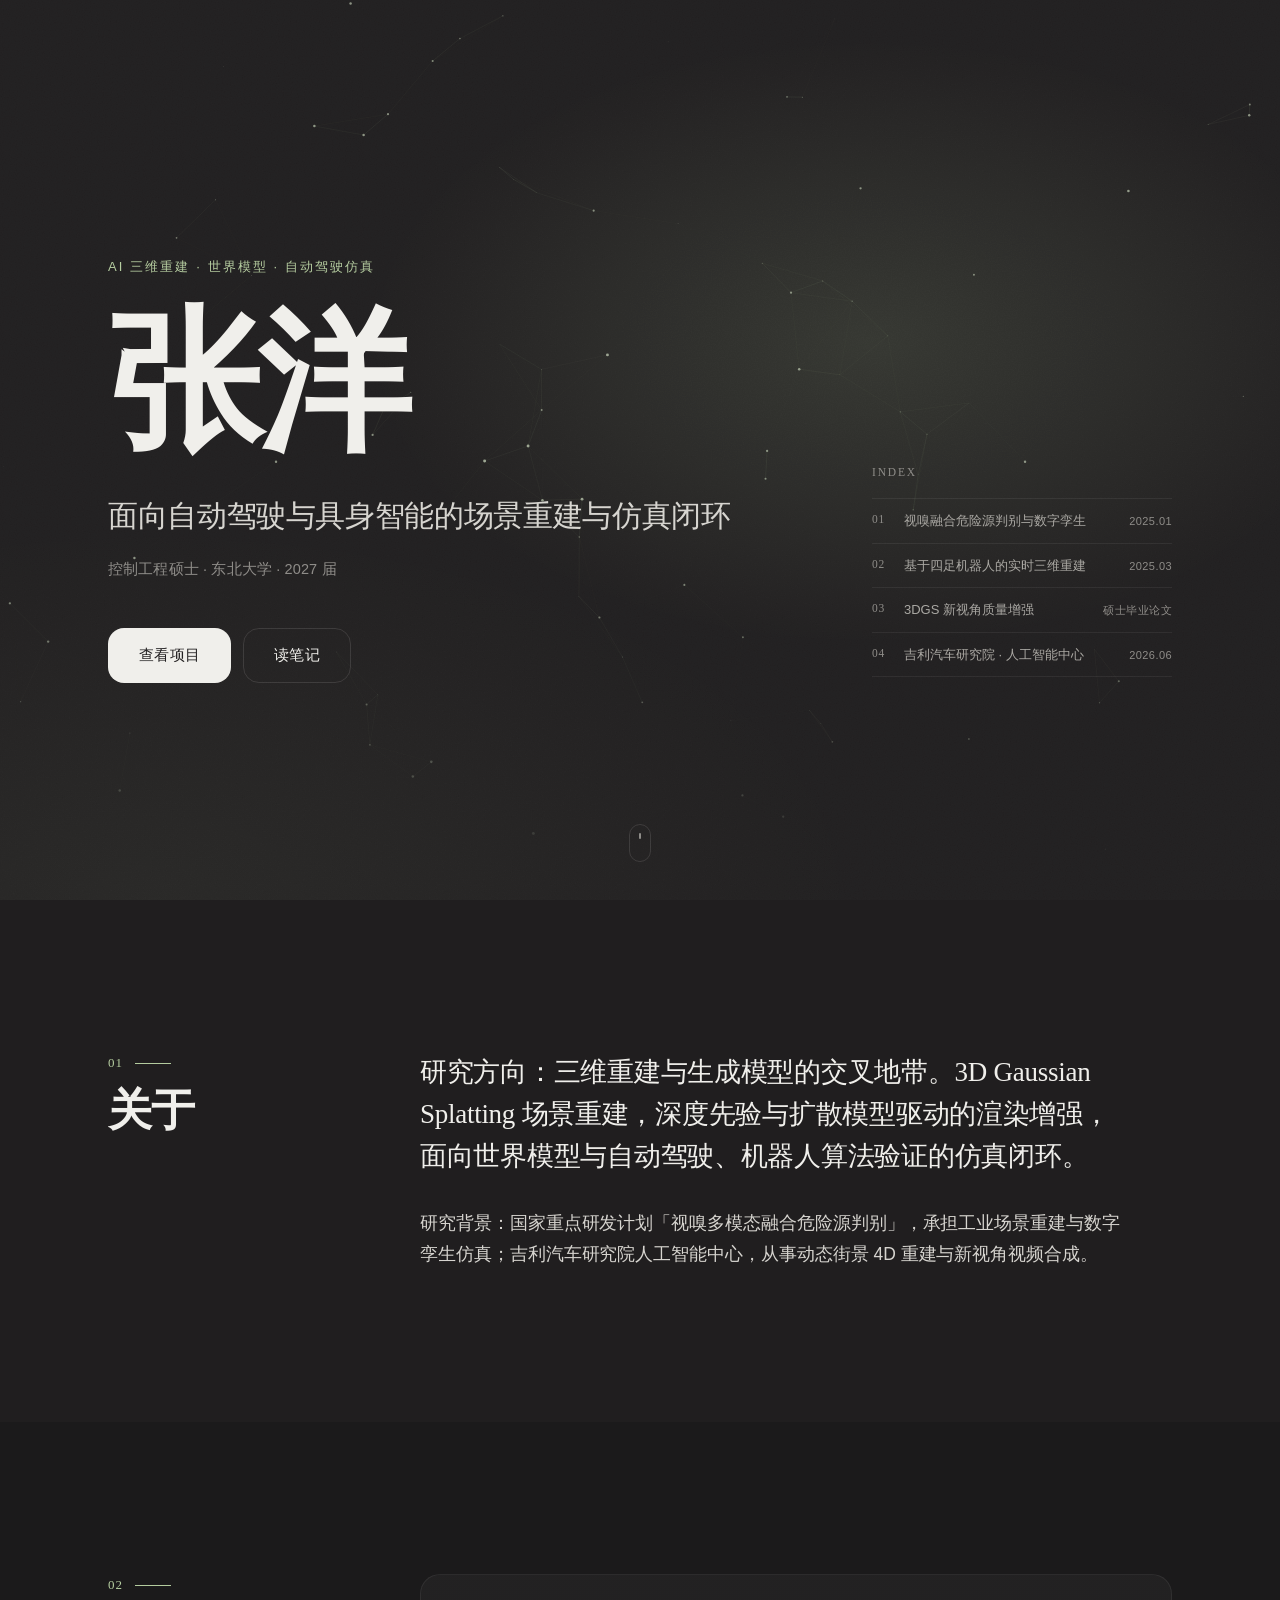
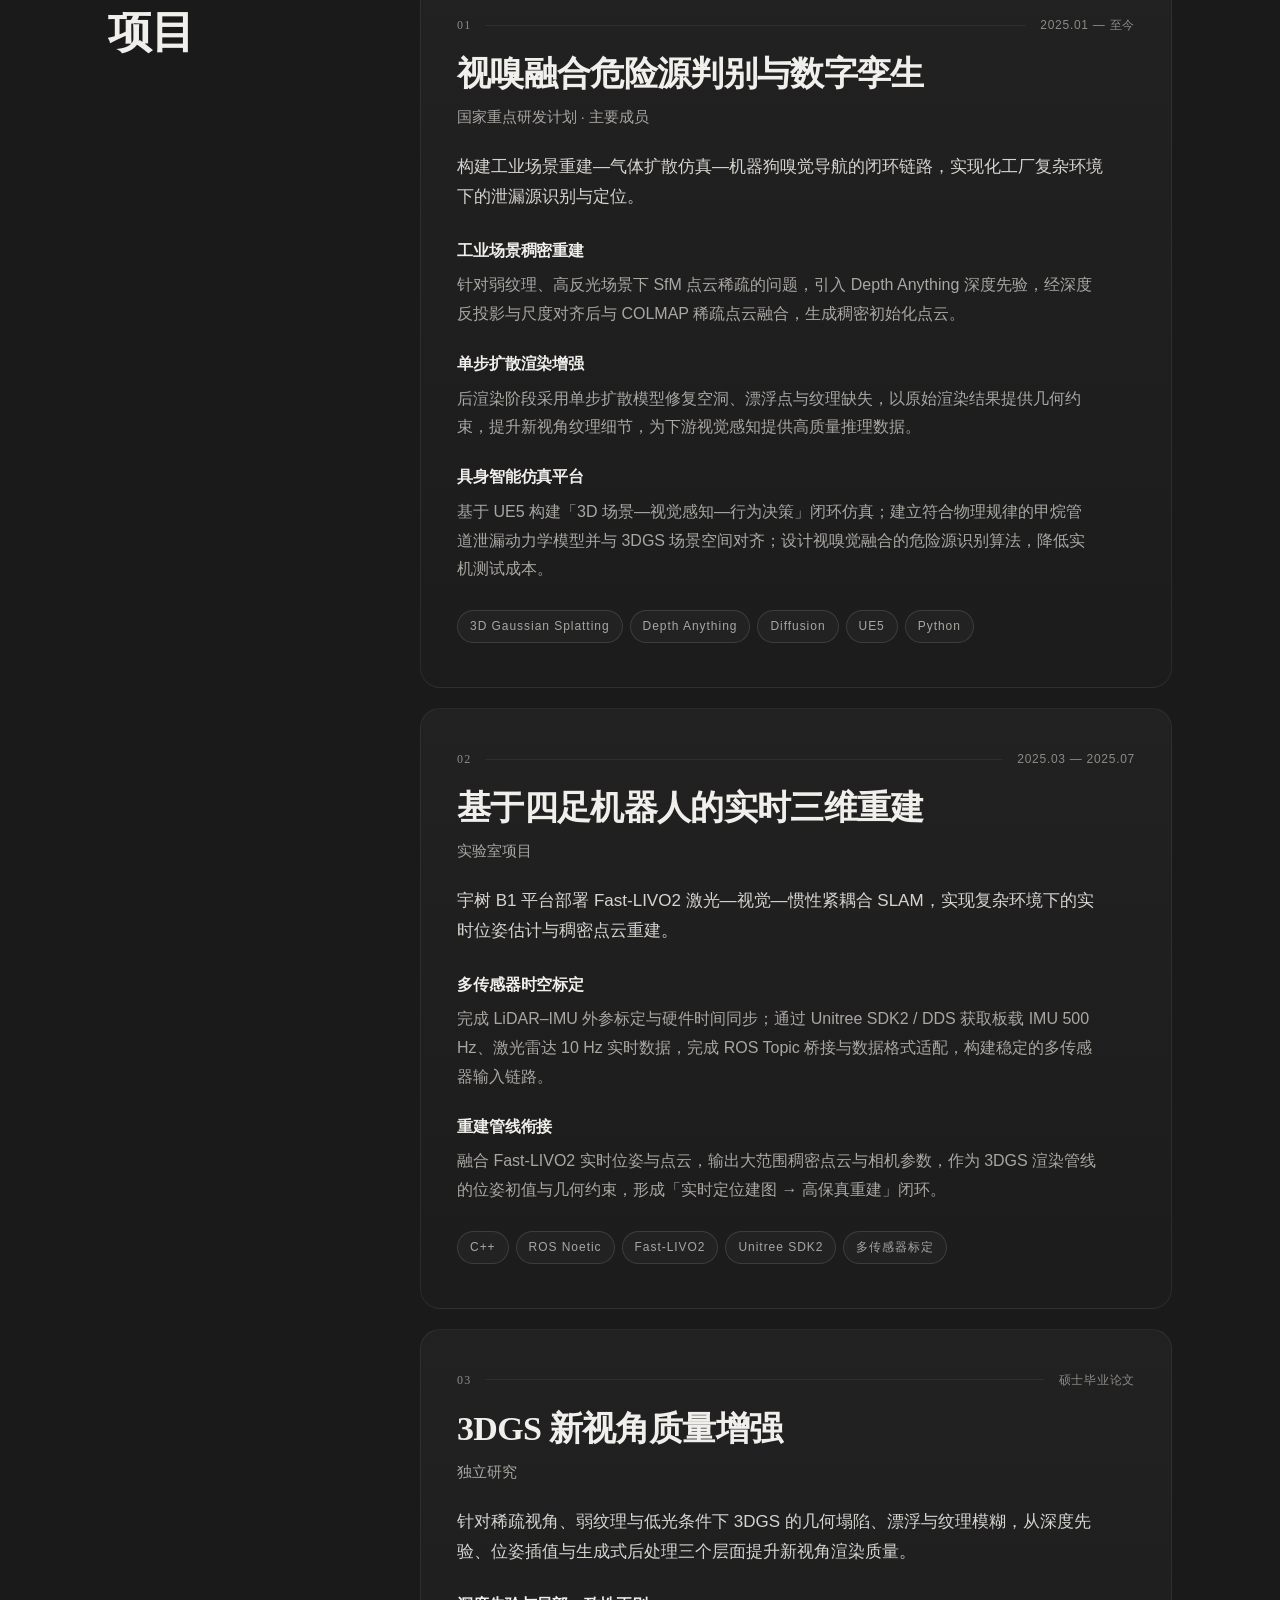
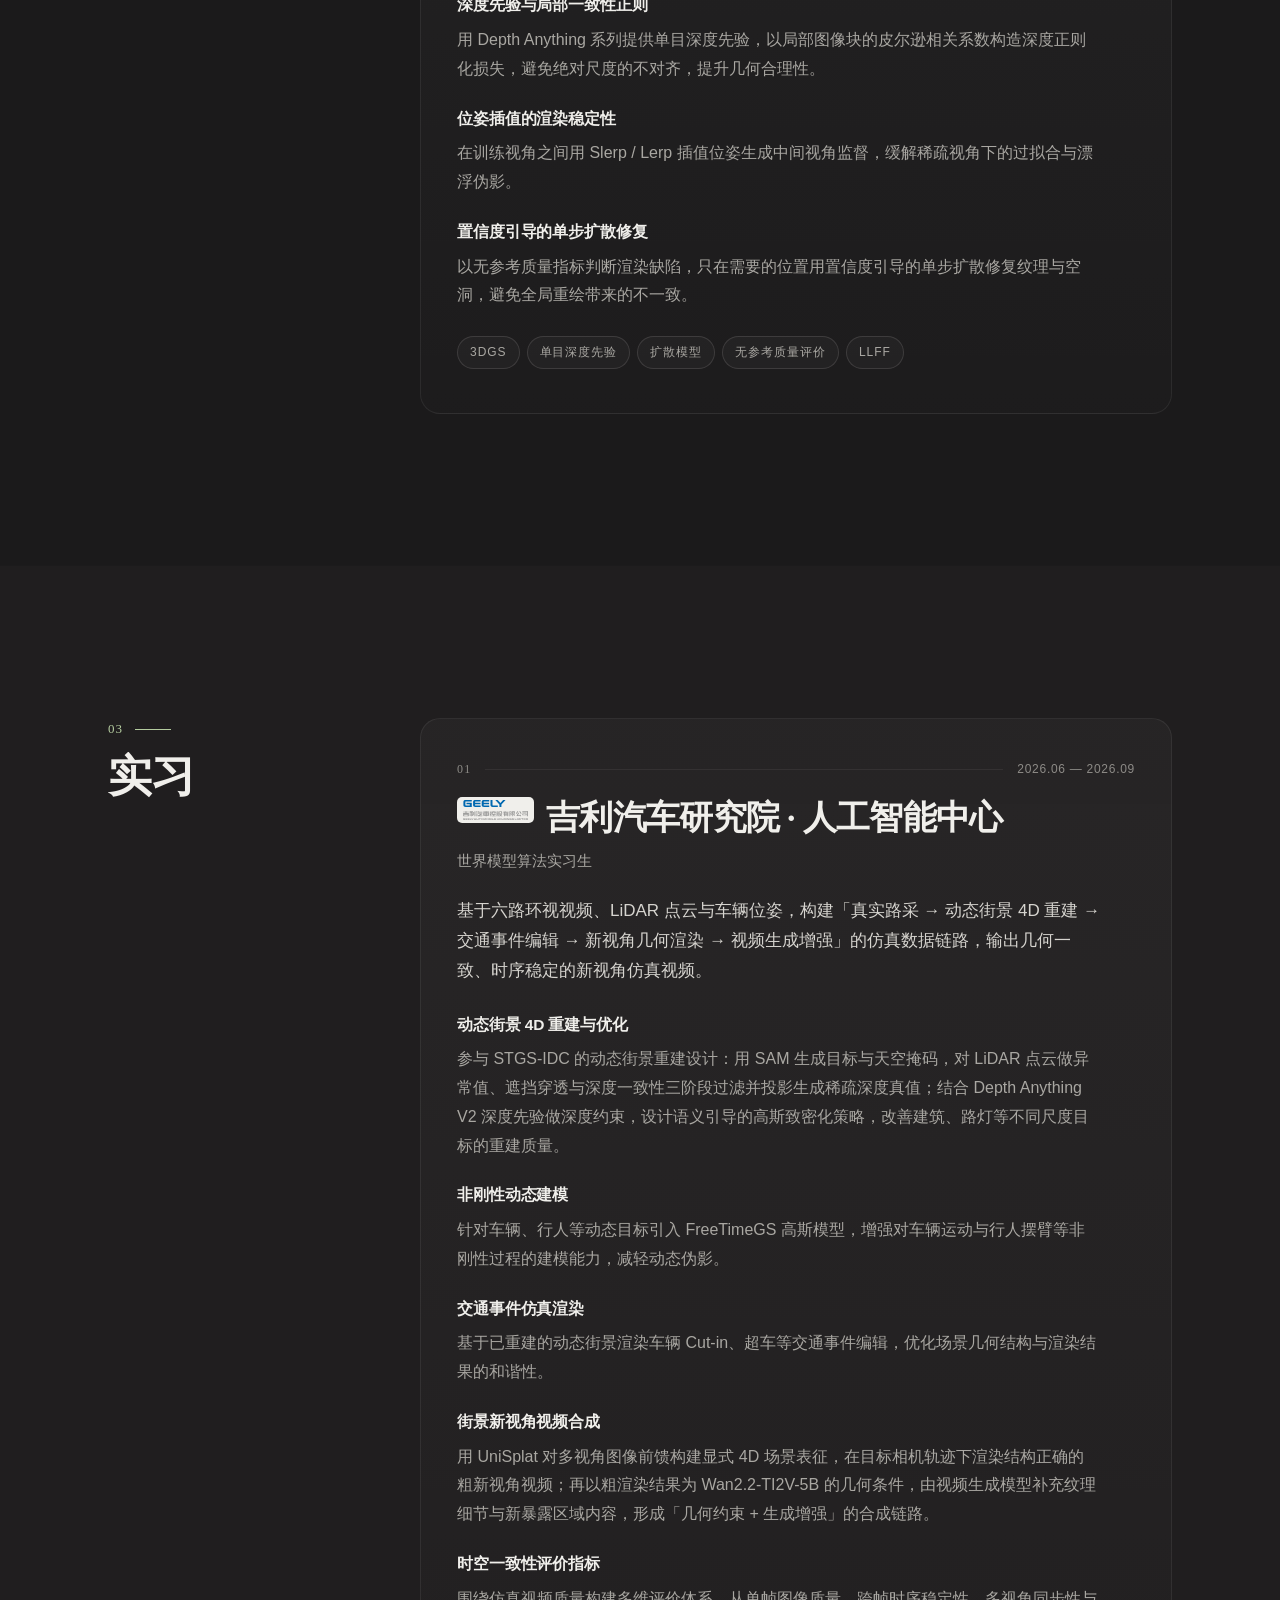
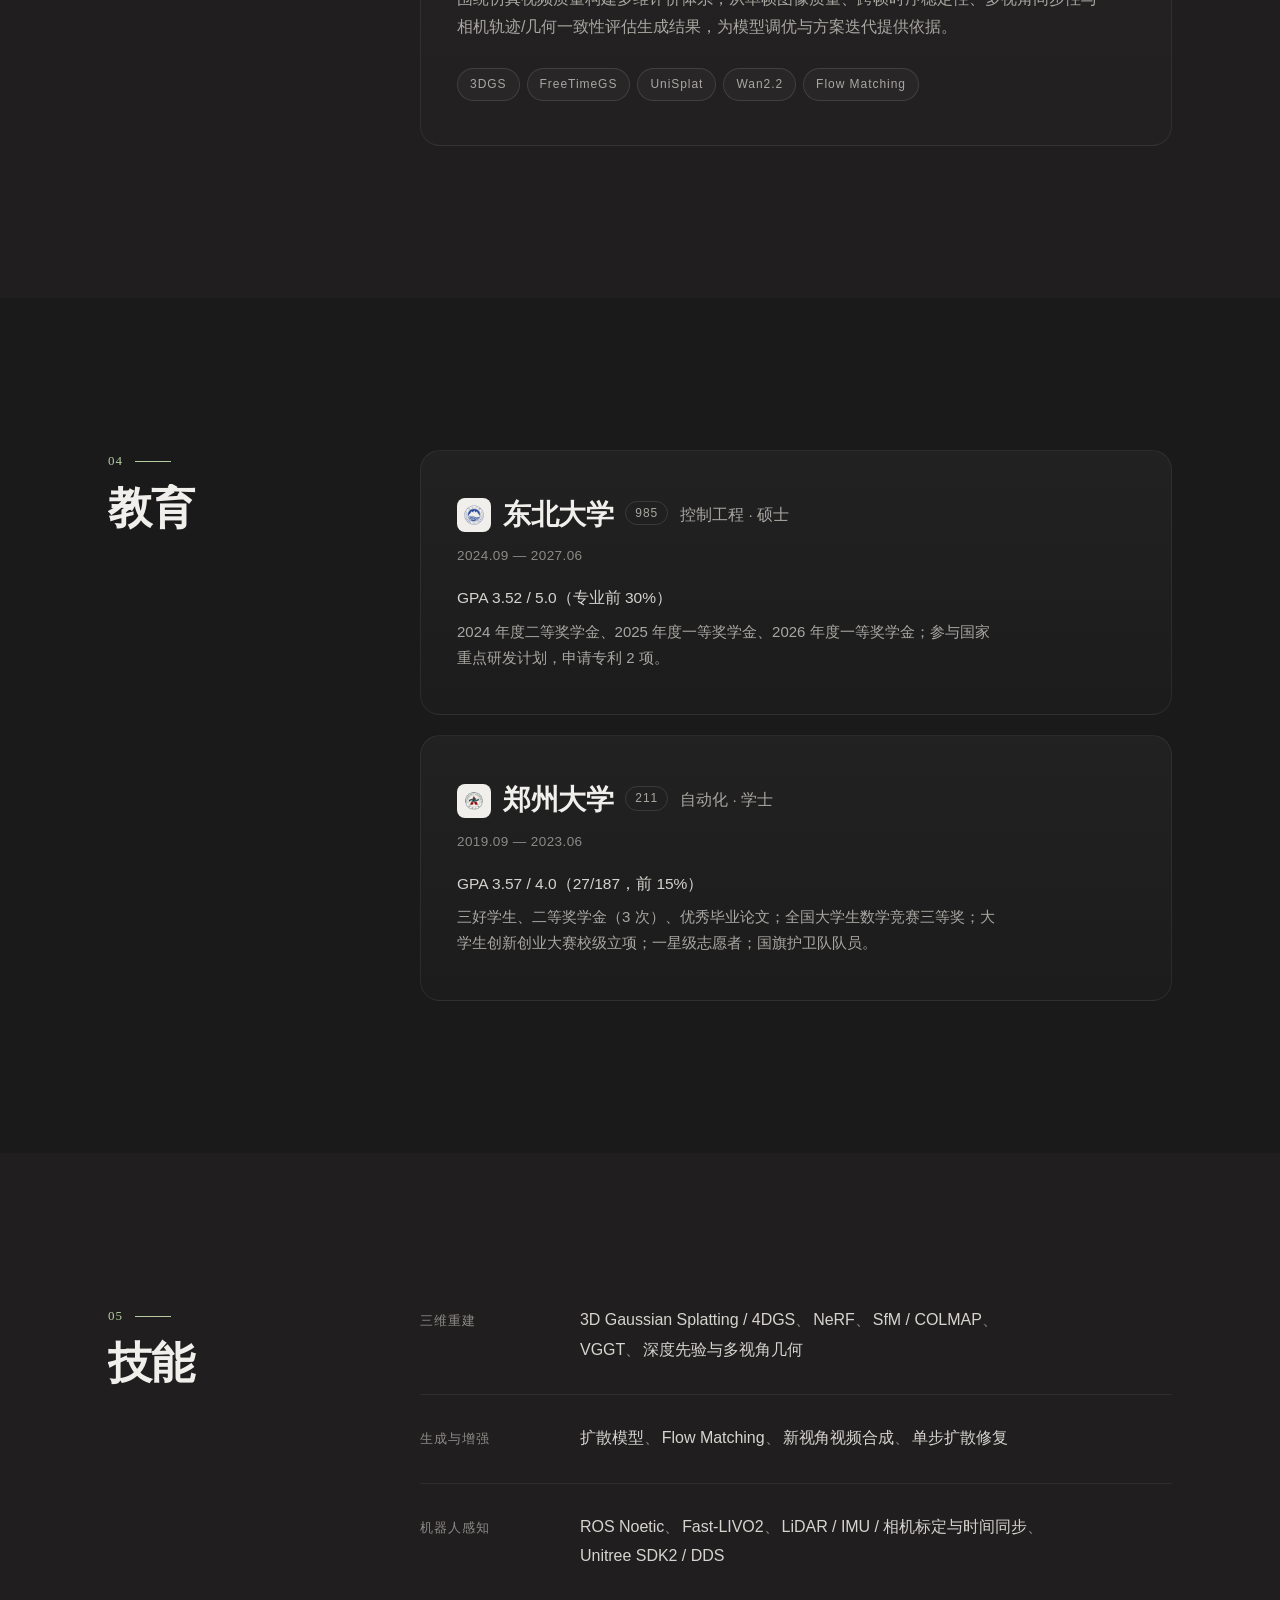
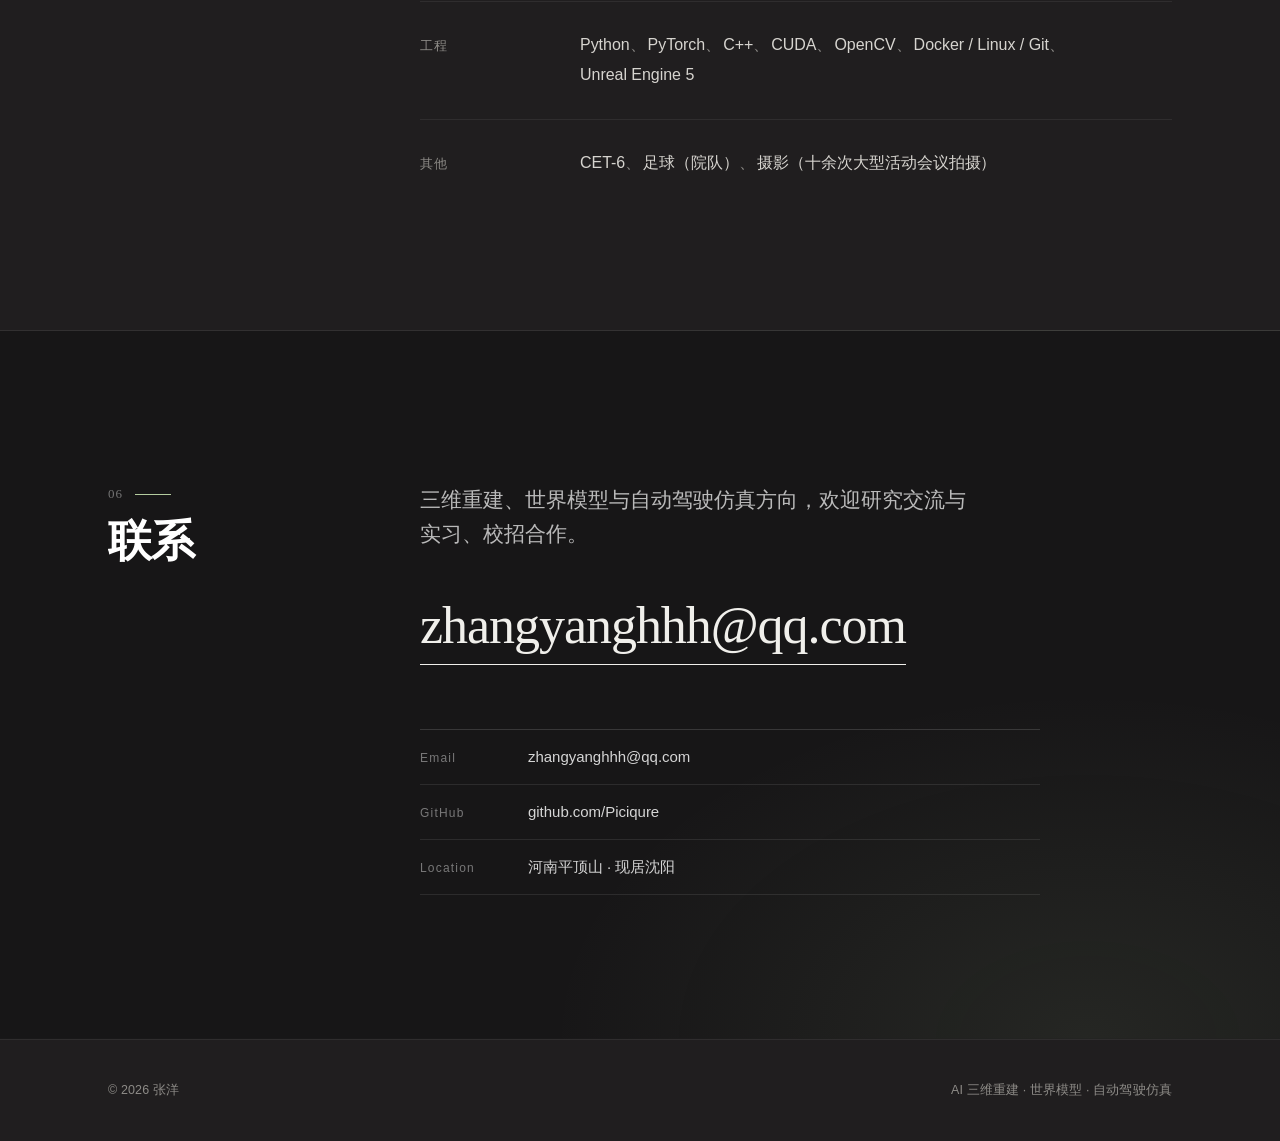
<file: index.html>
<!DOCTYPE html>
<html lang="zh-CN">
<head>
<meta charset="utf-8">
<meta name="viewport" content="width=device-width, initial-scale=1">
<meta name="description" content="张洋的个人空间：AI 三维重建、世界模型与自动驾驶仿真的项目记录与笔记。">
<meta name="color-scheme" content="light dark">
<meta name="theme-color" content="#ffffff" media="(prefers-color-scheme: light)">
<meta name="theme-color" content="#000000" media="(prefers-color-scheme: dark)">
<title>张洋 — AI 三维重建 · 世界模型 · 自动驾驶仿真</title>
<link rel="icon" href="data:image/svg+xml,%3Csvg xmlns='http://www.w3.org/2000/svg' viewBox='0 0 64 64'%3E%3Crect width='64' height='64' rx='14' fill='%231d1d1f'/%3E%3Ctext x='32' y='46' font-family='PingFang SC,Microsoft YaHei,sans-serif' font-size='40' font-weight='600' fill='%23ffffff' text-anchor='middle'%3E张%3C/text%3E%3C/svg%3E">
<link rel="stylesheet" href="assets/css/style.css">
</head>
<body data-page="home">
<a class="skip" href="#main">跳到正文</a>

<nav class="nav" aria-label="主导航">
  <div class="wrap nav-inner">
    <a class="brand" href="index.html" aria-label="张洋 首页"><span id="nav-name">张洋</span></a>
    <ul class="nav-links" id="nav-links"></ul>
  </div>
</nav>

<main id="main">
  <!-- 首屏 -->
  <header class="hero">
    <div class="wrap hero-grid">
      <div class="hero-main">
        <p class="hero-eyebrow" id="hero-eyebrow"></p>
        <h1 class="hero-name" id="hero-name"></h1>
        <p class="hero-sub" id="hero-sub"></p>
        <p class="hero-meta" id="hero-meta"></p>
        <div class="actions">
          <a class="btn primary" href="#work">查看项目</a>
          <a class="btn ghost" href="blog.html">读笔记</a>
        </div>
      </div>
      <aside class="hero-index" aria-label="页面索引">
        <p class="hero-index-label">Index</p>
        <ul id="hero-index"></ul>
      </aside>
    </div>
    <a class="scroll-hint" href="#about" aria-label="向下滚动">
      <span></span>
    </a>
  </header>

  <!-- 关于 -->
  <section id="about" class="sec">
    <div class="wrap sec-grid">
      <div class="sec-rail">
        <span class="sec-no">01</span>
        <h2 class="sec-title" data-reveal>关于</h2>
      </div>
      <div class="sec-body">
        <div class="prose" id="about-body" data-reveal></div>
      </div>
    </div>
  </section>

  <!-- 项目 -->
  <section id="work" class="sec sec-alt">
    <div class="wrap sec-grid">
      <div class="sec-rail">
        <span class="sec-no">02</span>
        <h2 class="sec-title" data-reveal>项目</h2>
      </div>
      <div class="sec-body">
        <div class="work-list" id="work-list"></div>
      </div>
    </div>
  </section>

  <!-- 实习 -->
  <section id="experience" class="sec">
    <div class="wrap sec-grid">
      <div class="sec-rail">
        <span class="sec-no">03</span>
        <h2 class="sec-title" data-reveal>实习</h2>
      </div>
      <div class="sec-body">
        <div class="work-list" id="exp-list"></div>
      </div>
    </div>
  </section>

  <!-- 教育 -->
  <section id="education" class="sec sec-alt">
    <div class="wrap sec-grid">
      <div class="sec-rail">
        <span class="sec-no">04</span>
        <h2 class="sec-title" data-reveal>教育</h2>
      </div>
      <div class="sec-body">
        <div class="edu-list" id="edu-list"></div>
      </div>
    </div>
  </section>

  <!-- 技能 -->
  <section id="skills" class="sec">
    <div class="wrap sec-grid">
      <div class="sec-rail">
        <span class="sec-no">05</span>
        <h2 class="sec-title" data-reveal>技能</h2>
      </div>
      <div class="sec-body">
        <div class="skill-list" id="skill-list"></div>
      </div>
    </div>
  </section>

  <!-- 联系 -->
  <section id="contact" class="sec sec-contact">
    <div class="wrap sec-grid">
      <div class="sec-rail">
        <span class="sec-no">06</span>
        <h2 class="sec-title" data-reveal>联系</h2>
      </div>
      <div class="sec-body">
        <p class="contact-intro" id="contact-intro" data-reveal></p>
        <a class="contact-mail" id="mail" href="#"></a>
        <dl class="contact-meta" id="contact-meta"></dl>
      </div>
    </div>
  </section>
</main>

<footer class="foot">
  <div class="wrap foot-inner">
    <span id="foot-left"></span>
    <span id="foot-right"></span>
  </div>
</footer>

<script src="assets/js/content.js"></script>
<script src="assets/js/main.js"></script>
</body>
</html>
</file>
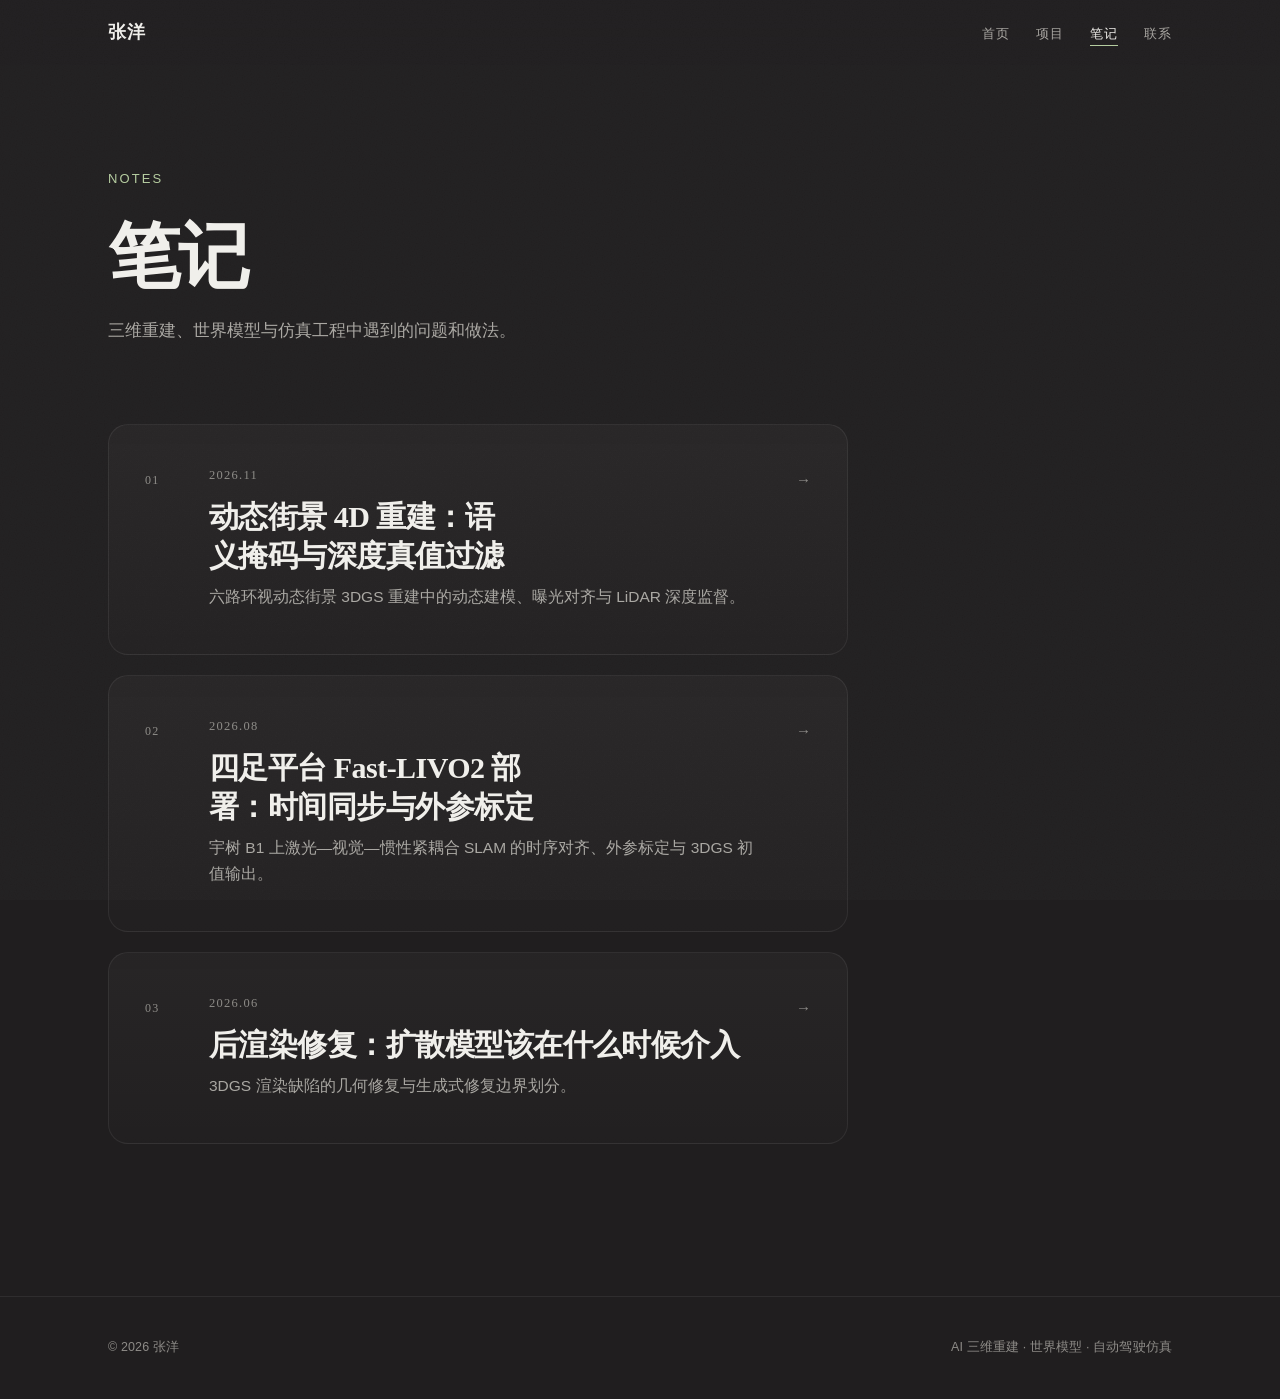
<file: blog.html>
<!DOCTYPE html>
<html lang="zh-CN">
<head>
<meta charset="utf-8">
<meta name="viewport" content="width=device-width, initial-scale=1">
<meta name="description" content="张洋的技术笔记：三维重建、世界模型与自动驾驶仿真。">
<meta name="color-scheme" content="light dark">
<meta name="theme-color" content="#ffffff" media="(prefers-color-scheme: light)">
<meta name="theme-color" content="#000000" media="(prefers-color-scheme: dark)">
<title>笔记 — 张洋</title>
<link rel="icon" href="data:image/svg+xml,%3Csvg xmlns='http://www.w3.org/2000/svg' viewBox='0 0 64 64'%3E%3Crect width='64' height='64' rx='14' fill='%231d1d1f'/%3E%3Ctext x='32' y='46' font-family='PingFang SC,Microsoft YaHei,sans-serif' font-size='40' font-weight='600' fill='%23ffffff' text-anchor='middle'%3E张%3C/text%3E%3C/svg%3E">
<link rel="stylesheet" href="assets/css/style.css">
</head>
<body data-page="blog">
<a class="skip" href="#main">跳到正文</a>

<nav class="nav nav-solid" aria-label="主导航">
  <div class="wrap nav-inner">
    <a class="brand" href="index.html" aria-label="张洋 首页"><span id="nav-name">张洋</span></a>
    <ul class="nav-links" id="nav-links"></ul>
  </div>
</nav>

<main id="main">
  <header class="page-head">
    <div class="wrap">
      <p class="hero-eyebrow">Notes</p>
      <h1>笔记</h1>
      <p class="page-sub">三维重建、世界模型与仿真工程中遇到的问题和做法。</p>
    </div>
  </header>

  <section class="sec sec-tight">
    <div class="wrap">
      <div class="post-list" id="post-list"></div>
    </div>
  </section>
</main>

<footer class="foot">
  <div class="wrap foot-inner">
    <span id="foot-left"></span>
    <span id="foot-right"></span>
  </div>
</footer>

<script src="assets/js/content.js"></script>
<script src="assets/js/main.js"></script>
</body>
</html>
</file>
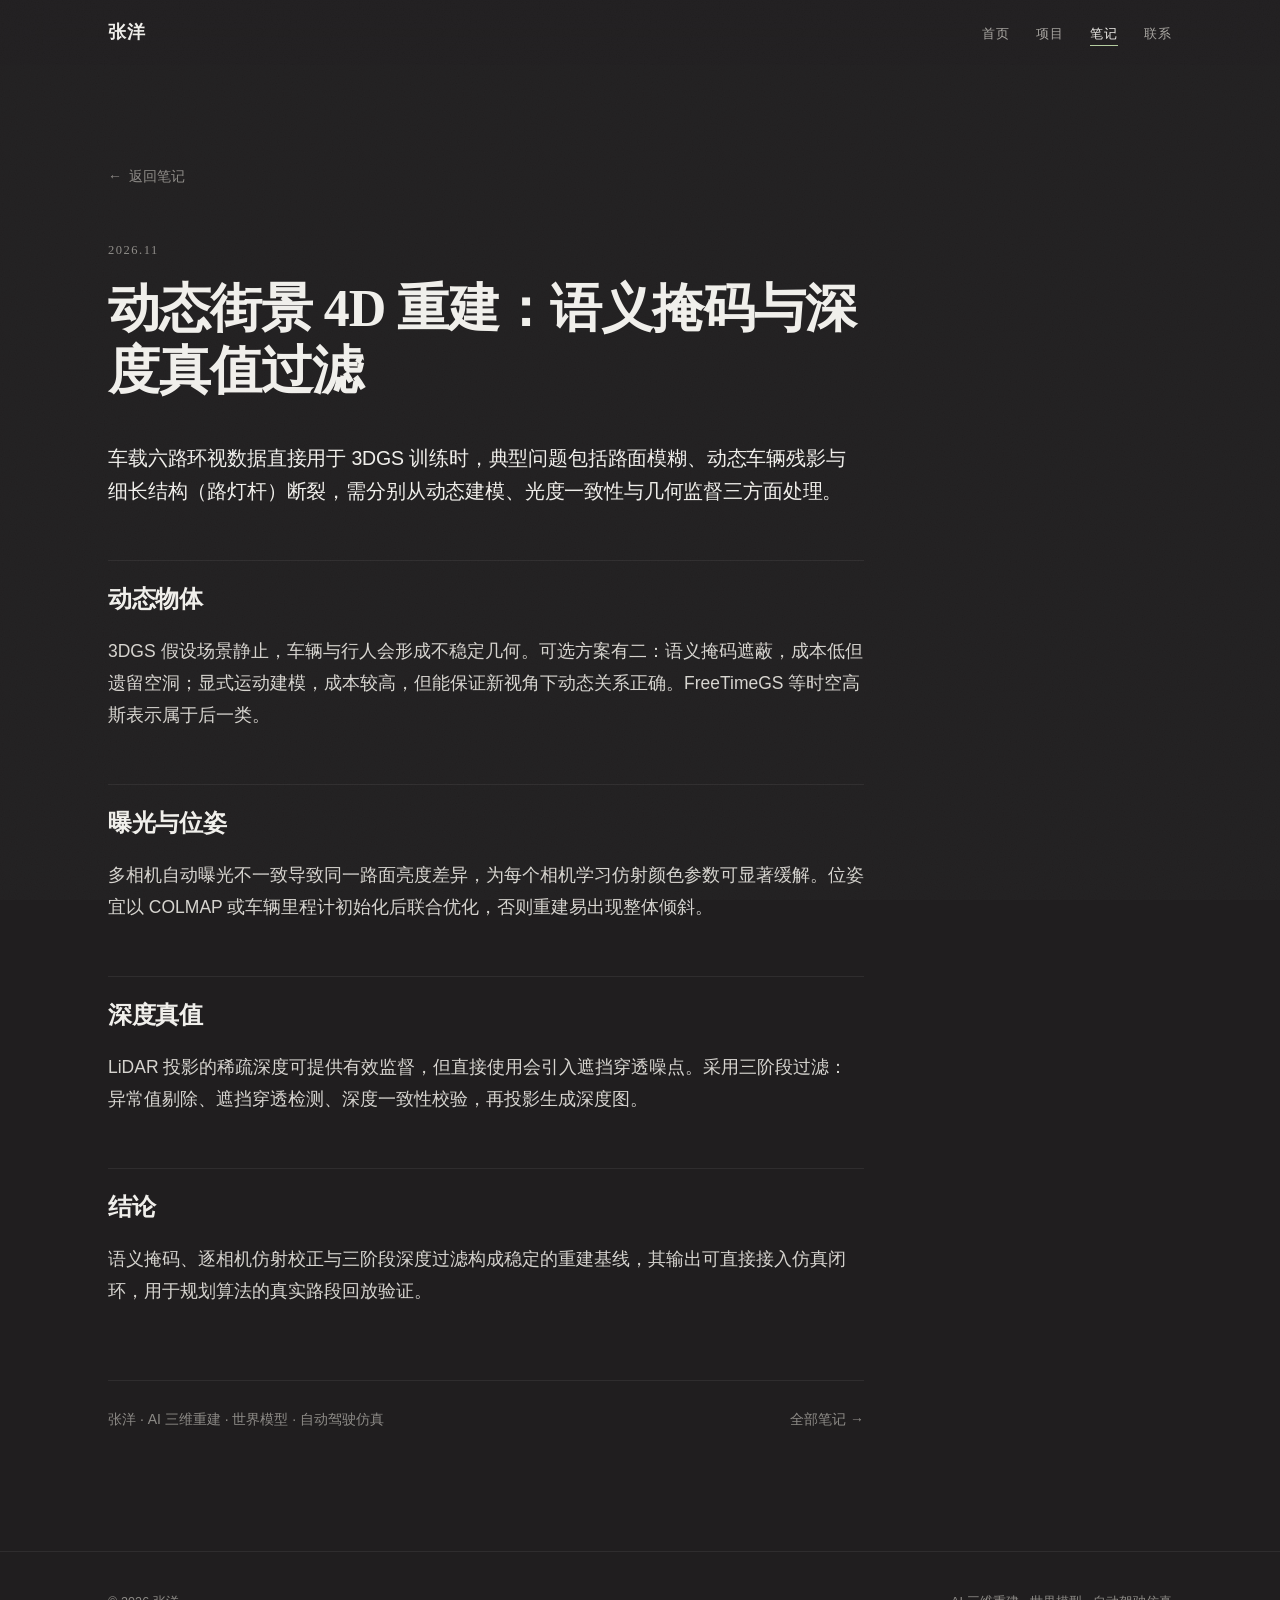
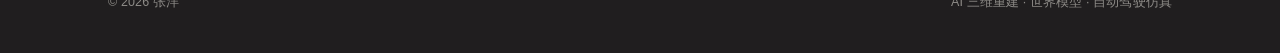
<file: post.html>
<!DOCTYPE html>
<html lang="zh-CN">
<head>
<meta charset="utf-8">
<meta name="viewport" content="width=device-width, initial-scale=1">
<meta name="description" content="张洋的技术笔记。">
<meta name="color-scheme" content="light dark">
<meta name="theme-color" content="#ffffff" media="(prefers-color-scheme: light)">
<meta name="theme-color" content="#000000" media="(prefers-color-scheme: dark)">
<title>笔记 — 张洋</title>
<link rel="icon" href="data:image/svg+xml,%3Csvg xmlns='http://www.w3.org/2000/svg' viewBox='0 0 64 64'%3E%3Crect width='64' height='64' rx='14' fill='%231d1d1f'/%3E%3Ctext x='32' y='46' font-family='PingFang SC,Microsoft YaHei,sans-serif' font-size='40' font-weight='600' fill='%23ffffff' text-anchor='middle'%3E张%3C/text%3E%3C/svg%3E">
<link rel="stylesheet" href="assets/css/style.css">
</head>
<body data-page="post">
<a class="skip" href="#main">跳到正文</a>

<nav class="nav nav-solid" aria-label="主导航">
  <div class="wrap nav-inner">
    <a class="brand" href="index.html" aria-label="张洋 首页"><span id="nav-name">张洋</span></a>
    <ul class="nav-links" id="nav-links"></ul>
  </div>
</nav>

<main id="main">
  <article class="article-wrap">
    <div class="wrap">
      <div class="measure">
        <a class="back" href="blog.html"><span>←</span> 返回笔记</a>
        <div id="article"></div>
      </div>
    </div>
  </article>
</main>

<footer class="foot">
  <div class="wrap foot-inner">
    <span id="foot-left"></span>
    <span id="foot-right"></span>
  </div>
</footer>

<script src="assets/js/content.js"></script>
<script src="assets/js/main.js"></script>
</body>
</html>
</file>
<file: assets/css/style.css>
/* ============================================================
   张洋 · 个人作品集
   版式系统：左侧栏（编号 + 标题）+ 右侧正文列，靠字重 / 留白 / 细线分层。
   深色模式跟随系统。
   ============================================================ */

:root {
  color-scheme: dark;

  --paper: #201e1f;
  --paper-alt: #1b1a1b;
  --paper-sunk: #171617;
  --surface-2: #2a2829;

  --ink: #f0efeb;
  --ink-soft: #d6d4cf;
  --ink-mute: #a9a7a2;
  --ink-faint: #8d8b87;
  --accent: #a3b894; /* 低饱和绿，仅用于编号等点缀 */

  --rule: rgba(240, 239, 235, 0.12);
  --rule-soft: rgba(240, 239, 235, 0.07);
  --nav-bg: rgba(32, 30, 31, 0.72);
  --nav-rule: rgba(240, 239, 235, 0.09);

  --shadow-sm: none;

  --r-sm: 16px;
  --r-md: 18px;
  --r-lg: 20px;

  --font-sans: -apple-system, BlinkMacSystemFont, 'SF Pro Text', 'Segoe UI',
    'PingFang SC', 'Hiragino Sans GB', 'Microsoft YaHei', sans-serif;
  --font-serif: Georgia, 'Noto Serif SC', 'Source Han Serif SC', 'Songti SC',
    'Noto Serif CJK SC', serif;

  --ease: cubic-bezier(0.22, 0.61, 0.36, 1);
  --maxw: 1120px;
  --rail: 240px;
  --rail-gap: 72px;
}

/* ---------- 基础 ---------- */
*, *::before, *::after { box-sizing: border-box; }
* { margin: 0; padding: 0; }

html {
  scroll-behavior: smooth;
  -webkit-text-size-adjust: 100%;
  scroll-padding-top: 84px;
}

body {
  font-family: var(--font-sans);
  font-size: 18px;
  line-height: 1.72;
  color: var(--ink);
  background: var(--paper);
  -webkit-font-smoothing: antialiased;
  -moz-osx-font-smoothing: grayscale;
  text-rendering: optimizeLegibility;
  overflow-x: hidden;
}

a { color: inherit; text-decoration: none; }
img { max-width: 100%; display: block; }
ul, ol { list-style: none; }
strong { font-weight: 600; }
time, .num { font-variant-numeric: tabular-nums; }

:focus-visible {
  outline: 2px solid var(--ink);
  outline-offset: 3px;
  border-radius: 3px;
}

::selection { background: var(--ink); color: var(--paper); }

.skip {
  position: absolute; left: -9999px; top: 0;
  background: var(--ink); color: var(--paper);
  padding: 10px 18px; border-radius: 0 0 var(--r-sm) 0; z-index: 100;
}
.skip:focus { left: 0; }

.wrap { width: 100%; max-width: var(--maxw); margin: 0 auto; padding: 0 28px; }
.measure { max-width: 42em; }

/* ---------- 导航 ---------- */
.nav {
  position: fixed; inset: 0 0 auto 0; z-index: 50;
  background: var(--nav-bg);
  -webkit-backdrop-filter: saturate(180%) blur(20px);
  backdrop-filter: saturate(180%) blur(20px);
  border-bottom: 1px solid transparent;
  transition: border-color .35s var(--ease), transform .45s var(--ease);
  transform: translateY(-102%);
}
.nav.show, .nav-solid { transform: none; }
.nav.show { border-bottom-color: var(--nav-rule); }
.nav-inner {
  display: flex; align-items: center; justify-content: space-between;
  height: 62px; gap: 24px;
}
.brand {
  font-size: 16.5px; font-weight: 600; letter-spacing: -0.01em;
  white-space: nowrap;
}
.nav-links { display: flex; align-items: center; gap: 26px; }
.nav-links a {
  font-size: 13.5px; color: var(--ink-mute);
  transition: color .2s var(--ease);
  position: relative;
  padding-bottom: 2px;
}
.nav-links a:hover, .nav-links a[aria-current] { color: var(--ink); }
.nav-links a::after {
  content: ''; position: absolute; left: 0; right: 0; bottom: -3px;
  height: 1px; background: currentColor;
  transform: scaleX(0); transform-origin: left;
  transition: transform .3s var(--ease);
}
.nav-links a:hover::after, .nav-links a[aria-current]::after { transform: scaleX(1); }

/* ---------- 首屏 ---------- */
.hero {
  position: relative;
  min-height: 100svh;
  display: flex; flex-direction: column; justify-content: center;
  padding: 160px 0 120px;
}
.hero-grid {
  display: grid;
  grid-template-columns: minmax(0, 1fr);
  row-gap: 56px;
  align-items: end;
}
.hero-eyebrow {
  font-size: 13px; letter-spacing: 0.09em;
  color: var(--ink-faint); margin-bottom: 30px; font-weight: 500;
  text-transform: uppercase;
}
.hero-name {
  font-family: var(--font-serif);
  font-size: clamp(40px, 6vw, 72px);
  font-weight: 600;
  letter-spacing: -0.02em;
  line-height: 1.05;
  margin-bottom: 40px;
}
.hero-sub {
  font-family: var(--font-serif);
  font-size: clamp(22px, 2.6vw, 30px);
  line-height: 1.42;
  letter-spacing: -0.012em;
  color: var(--ink-soft);
  font-weight: 400;
  max-width: 22em;
  margin-bottom: 20px;
  text-wrap: balance;
}
.hero-meta {
  font-size: 14.5px; color: var(--ink-faint);
  letter-spacing: 0.01em; margin-bottom: 46px;
}

.actions { display: flex; gap: 12px; flex-wrap: wrap; }
.btn {
  display: inline-flex; align-items: center; justify-content: center;
  padding: 14px 30px; border-radius: var(--r-sm);
  font-size: 14.5px; font-weight: 500; letter-spacing: 0.02em;
  border: 1px solid transparent;
  transition: opacity .22s var(--ease), background .22s var(--ease),
              color .22s var(--ease), transform .18s var(--ease);
}
.btn:active { transform: scale(0.978); }
.btn.primary { background: var(--ink); color: var(--paper); }
.btn.primary:hover { opacity: .84; }
.btn.ghost { background: var(--surface-2); color: var(--ink); }
.btn.ghost:hover { background: var(--surface-2); opacity: .82; }

/* 首屏右侧索引（大屏） */
.hero-index { display: none; }
.hero-index-label {
  font-family: var(--font-serif);
  font-size: 11.5px; letter-spacing: 0.16em; text-transform: uppercase;
  color: var(--ink-faint); margin-bottom: 16px;
}
.hero-index li {
  display: grid;
  grid-template-columns: 20px minmax(0, 1fr) auto;
  gap: 12px; align-items: start;
  padding: 12px 0;
  border-top: 1px solid var(--rule-soft);
  font-size: 13px; color: var(--ink-mute); line-height: 1.5;
}
.hero-index li:last-child { border-bottom: 1px solid var(--rule-soft); }
.hero-index .idx {
  font-family: var(--font-serif);
  font-size: 11.5px; color: var(--ink-faint); letter-spacing: 0.06em;
  flex: none; width: 18px;
}
.hero-index .t { text-wrap: pretty; }
.hero-index .y {
  font-size: 11px; letter-spacing: 0.04em;
  color: var(--ink-faint); font-variant-numeric: tabular-nums;
  padding-top: 2px; white-space: nowrap;
}

.scroll-hint {
  position: absolute; left: 50%; bottom: 38px; transform: translateX(-50%);
  width: 22px; height: 38px;
  border: 1px solid var(--rule);
  border-radius: 980px;
  display: flex; justify-content: center; padding-top: 8px;
}
.scroll-hint span {
  width: 2.5px; height: 6px; border-radius: 2px;
  background: var(--ink-faint);
  animation: scrolldot 2.2s var(--ease) infinite;
}
@keyframes scrolldot {
  0%, 100% { opacity: 0; transform: translateY(0); }
  35% { opacity: 1; }
  70% { opacity: 0; transform: translateY(13px); }
}

/* ---------- 区块骨架 ---------- */
.sec { padding: 152px 0; }
.sec-alt { background: var(--paper-alt); }
.sec-tight { padding: 8px 0 152px; }

.sec-grid {
  display: grid;
  grid-template-columns: minmax(0, 1fr);
  row-gap: 34px;
  align-items: start;
}
.sec-rail { display: flex; flex-direction: column; gap: 12px; }
.sec-no {
  font-family: var(--font-serif);
  font-size: 13px; letter-spacing: 0.08em;
  color: var(--accent); font-variant-numeric: tabular-nums;
}
.sec-title {
  font-family: var(--font-serif);
  font-size: clamp(30px, 4vw, 44px);
  font-weight: 600;
  letter-spacing: -0.02em;
  line-height: 1.12;
  text-wrap: balance;
}
.sec-body { min-width: 0; }

/* ---------- 关于 ---------- */
.prose { max-width: 39em; }
.prose p {
  font-size: 17.5px;
  line-height: 1.78;
  letter-spacing: -0.003em;
  color: var(--ink-soft);
  margin-bottom: 20px;
  text-wrap: pretty;
}
.prose p:first-child {
  font-family: var(--font-serif);
  font-size: clamp(21px, 2.6vw, 27px);
  line-height: 1.55;
  color: var(--ink);
  font-weight: 500;
  letter-spacing: -0.01em;
  margin-bottom: 30px;
}
.prose p:last-child { margin-bottom: 0; }

/* ---------- 项目 / 实习条目 ---------- */
.work-list { display: flex; flex-direction: column; }
.work {
  display: flex; flex-direction: column;
  padding: 64px 0 68px;
  border-top: 1px solid var(--rule-soft);
}
.work:first-child { border-top: none; padding-top: 0; }
.work:last-child { padding-bottom: 0; }

.rule-row {
  display: flex; align-items: center; gap: 14px;
  margin-bottom: 18px;
  font-size: 12px; letter-spacing: 0.06em;
  color: var(--ink-faint);
  font-variant-numeric: tabular-nums;
}
.rule-row .no {
  font-family: var(--font-serif); font-size: 12px;
  letter-spacing: 0.1em; flex: none;
}
.rule-row .line {
  flex: 1; height: 1px; background: var(--rule);
  transform: scaleY(0.5); transform-origin: center;
}
.rule-row .stamp { flex: none; }

/* 机构标识（校徽 / 企业标）——按高度自适应宽度，浅色底不加框 */
.crest {
  flex: none;
  display: inline-flex;
  align-items: center;
  justify-content: center;
  height: 26px;
  max-width: 104px;
  overflow: visible;
}
.crest img {
  height: 100%;
  width: auto;
  max-width: 100%;
  object-fit: contain;
  opacity: .95;
  transition: opacity .25s var(--ease);
}
.work:hover .crest img, .edu:hover .crest img { opacity: 1; }

/* 深色底上：黑/深蓝标识会糊掉，给一层浅色垫片保证可读 */
.crest {
  background: #f0efeb;
  padding: 3px 6px;
  border-radius: 5px;
}
.crest img { opacity: 1; }

.work-title-row {
  display: flex;
  align-items: flex-start;
  gap: 12px;
  margin-bottom: 10px;
}
.work-title-row .work-title { margin-bottom: 0; }

.work-title {
  font-family: var(--font-serif);
  font-size: clamp(24px, 3vw, 34px);
  font-weight: 600; letter-spacing: -0.02em; line-height: 1.22;
  margin-bottom: 10px;
  text-wrap: balance;
}
.work-role {
  font-size: 14.5px; color: var(--ink-mute);
  letter-spacing: -0.002em; margin-bottom: 22px;
}
.work-lead {
  font-size: 17px; line-height: 1.76;
  color: var(--ink-soft);
  max-width: 38em;
  text-wrap: pretty;
}
.work-body { display: flex; flex-direction: column; gap: 26px; }

.points { display: flex; flex-direction: column; gap: 22px; }
.points h4 {
  font-size: 15.5px; font-weight: 600;
  letter-spacing: -0.008em; margin-bottom: 7px;
  color: var(--ink);
}
.points p {
  font-size: 16px; line-height: 1.8;
  color: var(--ink-mute);
  max-width: 40em;
  text-wrap: pretty;
}

/* 技术标签 */
.tags { display: flex; flex-wrap: wrap; gap: 7px; }
.tags li {
  font-size: 12px; letter-spacing: 0.08em; font-weight: 400;
  color: var(--ink-soft);
  background: var(--paper-sunk);
  border: 1px solid var(--rule-soft);
  padding: 5px 12px; border-radius: 999px;
  white-space: nowrap;
  transition: color .2s var(--ease), border-color .2s var(--ease);
}
.tags li:hover { color: var(--ink); border-color: var(--ink-faint); }

/* ---------- 教育 ---------- */
.edu-list { display: flex; flex-direction: column; }
.edu {
  display: flex; flex-direction: column;
  padding: 36px 0 40px;
  border-top: 1px solid var(--rule-soft);
}
.edu:first-child { border-top: none; padding-top: 0; }
.edu:last-child { padding-bottom: 0; }
.edu-top {
  display: flex; align-items: center; flex-wrap: wrap; gap: 10px 12px;
  margin-bottom: 4px;
}
.edu .crest { width: 34px; height: 34px; border-radius: 8px; }
.edu-school {
  font-family: var(--font-serif);
  font-size: clamp(22px, 2.6vw, 28px);
  font-weight: 600; letter-spacing: -0.015em;
}
.badge {
  font-size: 12px; font-weight: 400; letter-spacing: 0.08em;
  color: var(--ink-mute);
  border: 1px solid var(--rule);
  padding: 1px 9px; border-radius: 999px;
  transform: translateY(-2px);
}
.edu-degree { font-size: 15.5px; color: var(--ink-mute); }
.edu-period {
  font-size: 13.5px; color: var(--ink-faint);
  letter-spacing: 0.03em; margin-top: 1px;
  font-variant-numeric: tabular-nums;
}
.edu-detail {
  font-size: 15.5px; color: var(--ink-soft);
  margin-top: 18px; font-variant-numeric: tabular-nums;
}
.edu-honors {
  font-size: 15px; color: var(--ink-mute); line-height: 1.72;
  max-width: 36em; margin-top: 7px;
}

/* ---------- 技能 ---------- */
.skill-list { display: flex; flex-direction: column; }
.skill {
  display: grid;
  grid-template-columns: minmax(0, 132px) minmax(0, 1fr);
  column-gap: 28px;
  row-gap: 6px;
  align-items: baseline;
  padding: 28px 0 30px;
  border-top: 1px solid var(--rule-soft);
}
.skill:first-child { border-top: none; padding-top: 0; }
.skill:last-child { padding-bottom: 0; }
.skill-group {
  font-size: 13px; font-weight: 400;
  letter-spacing: 0.08em; color: var(--ink-faint);
  padding-top: 4px;
}
.skill-items {
  font-size: 16px; line-height: 1.85; max-width: 44em;
  color: var(--ink-soft); letter-spacing: -0.002em;
  text-wrap: pretty;
}
.skill-items li { display: inline-block; }
.skill-items li:not(:last-child)::after {
  content: '、';
  color: var(--ink-faint);
  margin-right: 2px;
}

/* ---------- 联系 ---------- */
.sec-contact {
  background: #171617; color: #f0efeb;
  padding: 152px 0 144px;
}
.sec-contact .sec-no { color: rgba(255, 255, 255, 0.4); }
.sec-contact .sec-title { color: #fff; }
.contact-intro {
  font-size: clamp(18px, 2.2vw, 21px);
  line-height: 1.62; color: rgba(255, 255, 255, 0.7);
  max-width: 26em; margin-bottom: 44px;
  text-wrap: pretty;
}
.contact-mail {
  display: inline-block;
  font-family: var(--font-serif);
  font-size: clamp(26px, 5vw, 52px);
  font-weight: 500; letter-spacing: -0.02em;
  line-height: 1.2;
  padding-bottom: 8px;
  background-image: linear-gradient(currentColor, currentColor);
  background-repeat: no-repeat;
  background-size: 100% 1px;
  background-position: 0 100%;
  transition: background-size .35s var(--ease);
  word-break: break-word;
}
.contact-mail:hover { background-size: 100% 2px; }

.contact-meta {
  display: grid; gap: 0;
  margin-top: 64px;
  border-top: 1px solid rgba(255, 255, 255, 0.14);
  max-width: 620px;
}
.contact-meta > div {
  display: grid;
  grid-template-columns: 92px minmax(0, 1fr);
  gap: 16px; align-items: baseline;
  padding: 14px 0;
  border-bottom: 1px solid rgba(255, 255, 255, 0.09);
}
.contact-meta dt {
  font-size: 12px; letter-spacing: 0.1em;
  color: rgba(255, 255, 255, 0.42);
}
.contact-meta dd {
  font-size: 15px; color: rgba(255, 255, 255, 0.82);
  letter-spacing: -0.002em;
}
.contact-meta a {
  transition: color .22s var(--ease);
  border-bottom: 1px solid transparent;
}
.contact-meta a:hover { color: #fff; border-bottom-color: rgba(255, 255, 255, 0.5); }

.sec-contact { border-top: 1px solid var(--rule); }

/* ---------- 页头（列表页） ---------- */
.page-head { padding: 168px 0 72px; }
.page-head h1 {
  font-family: var(--font-serif);
  font-size: clamp(40px, 6vw, 72px);
  font-weight: 600; letter-spacing: -0.02em; line-height: 1.05;
  margin-bottom: 20px;
}
.page-sub {
  font-size: 16.5px; color: var(--ink-mute);
  max-width: 32em; text-wrap: pretty;
}

/* ---------- 笔记列表 ---------- */
.post-list { display: flex; flex-direction: column; max-width: 740px; }
.post-item {
  display: grid;
  grid-template-columns: 44px minmax(0, 1fr) 26px;
  column-gap: 20px;
  align-items: start;
  padding: 44px 0 46px;
  border-top: 1px solid var(--rule-soft);
}
.post-item:first-child { border-top: none; padding-top: 0; }
.post-item:last-child { padding-bottom: 0; }
.post-no {
  font-family: var(--font-serif);
  font-size: 12px; letter-spacing: 0.1em;
  color: var(--ink-faint); padding-top: 5px;
  font-variant-numeric: tabular-nums;
}
.post-item time {
  display: block;
  font-family: var(--font-serif);
  font-size: 12.5px; letter-spacing: 0.1em;
  color: var(--ink-faint);
  margin-bottom: 10px;
  font-variant-numeric: tabular-nums;
}
.post-item h2 {
  font-family: var(--font-serif);
  font-size: clamp(22px, 2.8vw, 30px);
  font-weight: 600; letter-spacing: -0.018em; line-height: 1.3;
  margin-bottom: 9px;
  transition: opacity .24s var(--ease);
  text-wrap: balance;
}
.post-item p {
  font-size: 15.5px; line-height: 1.7;
  color: var(--ink-mute); max-width: 40em;
  text-wrap: pretty;
}
.post-arrow {
  justify-self: end;
  font-size: 15px; color: var(--ink-faint);
  padding-top: 2px;
  transition: transform .3s var(--ease), color .24s var(--ease);
}
.post-item:hover h2 { opacity: .62; }
.post-item:hover .post-arrow {
  transform: translateX(4px);
  color: var(--ink);
}

/* ---------- 文章 ---------- */
.article-wrap { padding: 160px 0 120px; }
.back {
  display: inline-flex; align-items: center; gap: 7px;
  font-size: 14px; color: var(--ink-faint);
  margin-bottom: 52px;
  transition: color .22s var(--ease);
}
.back span { transition: transform .3s var(--ease); }
.back:hover { color: var(--ink); }
.back:hover span { transform: translateX(-3px); }

.article { max-width: 100%; }
.article time {
  display: block;
  font-family: var(--font-serif);
  font-size: 12.5px; letter-spacing: 0.12em;
  color: var(--ink-faint);
  text-transform: uppercase;
}
.article h1 {
  font-family: var(--font-serif);
  font-size: clamp(32px, 4.8vw, 52px);
  font-weight: 600; letter-spacing: -0.02em; line-height: 1.2;
  margin: 16px 0 0;
  text-wrap: pretty;
}
.article h1 + p {
  margin-top: 40px;
}
.article p {
  font-size: 17.5px; line-height: 1.82;
  color: var(--ink-soft); margin-bottom: 22px;
  text-wrap: pretty;
}
.article p:first-of-type {
  font-size: 19.5px; line-height: 1.68;
  color: var(--ink);
  letter-spacing: -0.008em;
}
.article h2 {
  font-family: var(--font-serif);
  font-size: clamp(20px, 2.4vw, 24px);
  font-weight: 600; letter-spacing: -0.012em;
  color: var(--ink);
  margin: 52px 0 16px;
  padding-top: 18px;
  border-top: 1px solid var(--rule-soft);
}
.article p:last-child { margin-bottom: 0; }

.article-end {
  margin-top: 72px; padding-top: 26px;
  border-top: 1px solid var(--rule-soft);
  font-size: 14px; color: var(--ink-faint);
  display: flex; justify-content: space-between; gap: 16px; flex-wrap: wrap;
}
.article-end a { transition: color .22s var(--ease); }
.article-end a:hover { color: var(--ink); }

/* ---------- 空状态 ---------- */
.empty {
  padding: 64px 28px; text-align: center;
  background: var(--paper-alt);
  border: 1px solid var(--rule);
  box-shadow: var(--shadow-sm);
  border-radius: var(--r-lg);
}
.empty h3 { font-size: 18px; font-weight: 600; margin-bottom: 8px; }
.empty p { font-size: 15px; color: var(--ink-mute); }

/* ---------- 页脚 ---------- */
.foot { padding: 40px 0; border-top: 1px solid var(--rule-soft); }
.foot-inner {
  display: flex; justify-content: space-between;
  flex-wrap: wrap; gap: 8px 24px;
  font-size: 12.5px; color: var(--ink-faint);
  letter-spacing: 0.01em;
}

/* ---------- 入场动画 ---------- */
[data-reveal] {
  opacity: 0;
  transform: translateY(10px);
  transition: opacity 1s var(--ease), transform 1s var(--ease);
  transition-delay: var(--d, 0ms);
}
[data-reveal].in { opacity: 1; transform: none; }

@media (prefers-reduced-motion: reduce) {
  html { scroll-behavior: auto; }
  *, *::before, *::after {
    animation-duration: .001ms !important;
    animation-iteration-count: 1 !important;
    transition-duration: .001ms !important;
  }
  [data-reveal] { opacity: 1; transform: none; }
  .nav { transform: none; }
  .scroll-hint { display: none; }
}

/* ---------- 响应式 ---------- */
@media (min-width: 1024px) {
  .sec-grid {
    grid-template-columns: var(--rail) minmax(0, 1fr);
    column-gap: var(--rail-gap);
    row-gap: 24px;
  }
  .sec-rail { position: sticky; top: 104px; }

  .hero-grid {
    grid-template-columns: minmax(0, 1fr) 300px;
    column-gap: 76px;
    align-items: end;
  }
  .hero-index { display: block; padding-bottom: 6px; }
}

@media (min-width: 768px) and (max-width: 1023px) {
  :root { --rail: 200px; }
  .sec-grid {
    grid-template-columns: 180px minmax(0, 1fr);
    column-gap: 40px;
    row-gap: 20px;
  }
  .sec-rail { position: sticky; top: 100px; }
  .skill { grid-template-columns: minmax(0, 104px) minmax(0, 1fr); column-gap: 20px; }
}

@media (max-width: 767px) {
  body { font-size: 17px; }
  .wrap { padding: 0 20px; }
  .sec { padding: 92px 0; }
  .sec-tight { padding: 4px 0 92px; }
  .sec-grid { row-gap: 28px; }
  .sec-rail {
    flex-direction: row; align-items: baseline; gap: 12px;
  }
  .sec-title { font-size: 30px; }
  .hero-sub { font-size: 20px; }
  .hero { padding: 124px 0 88px; min-height: 92svh; }
  .hero-eyebrow { font-size: 12px; margin-bottom: 22px; letter-spacing: 0.07em; }
  .hero-name { margin-bottom: 24px; }
  .hero-sub { margin-bottom: 16px; }
  .hero-meta { margin-bottom: 36px; font-size: 13.5px; }
  .actions { gap: 10px; }
  .btn { padding: 12px 22px; font-size: 14.5px; }
  .nav-links { gap: 16px; }
  .nav-links a { font-size: 12.5px; }
  .nav-inner { height: 56px; }

  .prose p { font-size: 16.5px; line-height: 1.78; }
  .prose p:first-child { font-size: 19.5px; }

  .work { padding: 32px 0 36px; }
  .work-title { margin-bottom: 8px; }
  .work-role { margin-bottom: 16px; }
  .work-lead, .points p { font-size: 15.5px; line-height: 1.78; }
  .points { gap: 18px; }
  .work-body { gap: 22px; }

  .skill {
    grid-template-columns: minmax(0, 1fr);
    row-gap: 4px;
    padding: 20px 0 22px;
  }
  .skill-group { padding-top: 0; }
  .skill-items { font-size: 15.5px; line-height: 1.9; }
  .edu-honors { font-size: 14.5px; }

  .sec-contact { padding: 92px 0 84px; }
  .work { padding: 40px 0 44px; }
  .skill { padding: 22px 0 24px; }
  .contact-intro { margin-bottom: 34px; }
  .contact-meta { margin-top: 44px; }
  .contact-meta > div { grid-template-columns: 74px minmax(0, 1fr); gap: 12px; }

  .page-head { padding: 116px 0 48px; }
  .post-item {
    grid-template-columns: minmax(0, 1fr);
    padding: 28px 0 30px;
  }
  .post-item h2 { font-size: 18.5px; line-height: 1.35; }
  .post-no, .post-arrow { display: none; }
  .article-wrap { padding: 108px 0 76px; }
  .back { margin-bottom: 40px; }
  .article p { font-size: 16.5px; line-height: 1.82; }
  .article p:first-of-type { font-size: 18px; }
  .scroll-hint { display: none; }
}

@media (max-width: 380px) {
  .wrap { padding: 0 16px; }
  .nav-links a { font-size: 12px; }
  .nav-links { gap: 10px; }
  .nav-inner { gap: 12px; }
  .brand { font-size: 15px; }
  .btn { padding: 12px 18px; }
  .tags li { white-space: normal; }
}

/* ============================================================
   视觉增强层：噪点 / 点云 / 逐字入场 / 视差 / 卡片微交互
   以下规则覆盖上方基础样式；动效由 main.js 驱动。
   ============================================================ */
:root { --accent: #b4cc9f; --glow: rgba(180, 204, 159, 0.14); }

.sr-only {
  position: absolute; width: 1px; height: 1px; overflow: hidden;
  clip: rect(0 0 0 0); white-space: nowrap;
}

/* 全局胶片噪点 */
body::before {
  content: ''; position: fixed; inset: 0; z-index: 70; pointer-events: none;
  opacity: .05; mix-blend-mode: screen;
  background-image: url("data:image/svg+xml;utf8,<svg xmlns='http://www.w3.org/2000/svg' width='180' height='180'><filter id='n'><feTurbulence type='fractalNoise' baseFrequency='.85' numOctaves='2' stitchTiles='stitch'/><feColorMatrix values='0 0 0 0 1 0 0 0 0 1 0 0 0 0 1 0 0 0 .55 0'/></filter><rect width='100%25' height='100%25' filter='url(%23n)'/></svg>");
}

/* 阅读进度 */
.progress {
  position: fixed; top: 0; left: 0; right: 0; height: 2px; z-index: 80;
  transform-origin: left; transform: scaleX(var(--p, 0));
  background: linear-gradient(90deg, transparent, var(--accent));
  pointer-events: none;
}

/* 导航 */
.nav {
  background: rgba(32, 30, 31, 0.58);
  -webkit-backdrop-filter: saturate(160%) blur(22px);
  backdrop-filter: saturate(160%) blur(22px);
}
.nav-inner { height: 64px; }
.brand { font-family: var(--font-serif); font-size: 18px; font-weight: 600; letter-spacing: .04em; }
.nav-links a { font-size: 12.5px; letter-spacing: .08em; }
.nav-links a::after { background: var(--accent); }

/* 首屏 */
.hero { isolation: isolate; overflow: clip; }
.hero-canvas {
  position: absolute; inset: 0; width: 100%; height: 100%;
  z-index: -1; pointer-events: none; will-change: transform;
  -webkit-mask-image: linear-gradient(#000 62%, transparent);
  mask-image: linear-gradient(#000 62%, transparent);
}
.hero::before {
  content: ''; position: absolute; inset: 0; z-index: -1; pointer-events: none;
  background:
    radial-gradient(56% 48% at var(--mx, 68%) var(--my, 38%), var(--glow), transparent 70%),
    radial-gradient(80% 60% at 12% 100%, rgba(180, 204, 159, 0.05), transparent 70%);
}
.hero-eyebrow { color: var(--accent); letter-spacing: .16em; }
.hero-name {
  font-size: clamp(60px, 12vw, 164px);
  line-height: .98; letter-spacing: -.03em; margin-bottom: 36px;
}
.hero-sub { font-size: clamp(20px, 2.6vw, 30px); max-width: 24em; }
.hero-grid { will-change: transform, opacity; }

.ch { display: inline-block; }
.is-anim .ch { opacity: 0; transform: translateY(.45em); filter: blur(14px); }
.is-ready .ch {
  animation: chIn 1.1s var(--ease) forwards;
  animation-delay: calc(.25s + var(--i, 0) * 90ms);
}
@keyframes chIn { to { opacity: 1; transform: none; filter: blur(0); } }

.rise { display: block; overflow: hidden; padding-bottom: .14em; margin-bottom: -.14em; }
.rise > span { display: block; }
.is-anim .hero .rise > span { transform: translateY(110%); }
.is-ready .hero .rise > span { animation: riseIn 1.1s var(--ease) forwards; animation-delay: var(--rd, .6s); }
@keyframes riseIn { to { transform: none; } }

.is-anim .hero .actions, .is-anim .hero-index, .is-anim .scroll-hint { opacity: 0; }
.is-ready .hero .actions { animation: fadeUp 1s var(--ease) 1.3s forwards; }
.is-ready .hero-index { animation: fadeUp 1.2s var(--ease) 1.5s forwards; }
.is-ready .scroll-hint { animation: fadeUp 1s var(--ease) 1.8s forwards; }
@keyframes fadeUp { from { opacity: 0; transform: translateY(18px); } to { opacity: 1; transform: none; } }
.scroll-hint { transform: translateX(-50%); }
@keyframes fadeUpHint { from { opacity: 0; } to { opacity: 1; } }
.is-ready .scroll-hint { animation-name: fadeUpHint; }

.hero-index li { transition: padding-left .35s var(--ease), color .3s var(--ease); }
.hero-index li:hover { padding-left: 8px; color: var(--ink); }

/* 按钮 */
.btn { position: relative; overflow: hidden; }
.btn.primary { background: var(--ink); color: #201e1f; }
.btn.primary:hover { opacity: 1; background: var(--accent); transform: translateY(-2px); }
.btn.ghost { background: transparent; border-color: var(--rule); color: var(--ink); }
.btn.ghost:hover { background: transparent; opacity: 1; border-color: var(--accent); color: var(--accent); transform: translateY(-2px); }

/* 区块：clip-path 揭幕 + 标题行遮罩 */
.sec { position: relative; }
.sec-alt { background: var(--paper-alt); }
.sec[data-clip] {
  clip-path: inset(7% 3% 0 3% round 28px 28px 0 0);
  transition: clip-path 1.3s var(--ease);
}
.sec[data-clip].sec-in { clip-path: inset(0 0 0 0 round 0); }
.sec-title { overflow: hidden; }
.sec-title .rise > span { transition: transform 1s var(--ease); }
.sec-no { display: inline-flex; align-items: center; gap: 12px; }
.sec-no::after {
  content: ''; height: 1px; width: 0; background: var(--accent);
  transition: width 1.1s var(--ease) .2s;
}
.sec-in .sec-no::after, .in ~ .sec-no::after { width: 36px; }
.sec-rail { will-change: transform; }

/* 卡片：项目 / 实习 / 教育 / 笔记 */
.work, .edu, .post-item {
  position: relative;
  border: 1px solid var(--rule-soft);
  border-radius: var(--r-lg);
  background: linear-gradient(180deg, rgba(240, 239, 235, .035), rgba(240, 239, 235, .012));
  padding: 40px 36px 44px;
  margin-bottom: 20px;
  overflow: hidden;
  transition: transform .5s var(--ease), border-color .5s var(--ease), background .5s var(--ease);
}
.work:first-child, .edu:first-child, .post-item:first-child { padding-top: 40px; border-top: 1px solid var(--rule-soft); }
.work:last-child, .edu:last-child, .post-item:last-child { padding-bottom: 44px; margin-bottom: 0; }
.work::before, .edu::before, .post-item::before {
  content: ''; position: absolute; inset: 0; pointer-events: none; border-radius: inherit;
  background: radial-gradient(420px circle at var(--cx, 50%) var(--cy, 0%), var(--glow), transparent 62%);
  opacity: 0; transition: opacity .5s var(--ease);
}
.work::after, .edu::after, .post-item::after {
  content: ''; position: absolute; left: 0; top: 0; height: 1px; width: 100%;
  background: linear-gradient(90deg, var(--accent), transparent);
  transform: scaleX(0); transform-origin: left; transition: transform .8s var(--ease);
}
.work:hover, .edu:hover, .post-item:hover {
  transform: translateY(-4px);
  border-color: rgba(180, 204, 159, .28);
  background: linear-gradient(180deg, rgba(240, 239, 235, .06), rgba(240, 239, 235, .02));
}
.work:hover::before, .edu:hover::before, .post-item:hover::before { opacity: 1; }
.work:hover::after, .edu:hover::after, .post-item:hover::after { transform: scaleX(1); }
.work-title { transition: color .35s var(--ease); }
.work:hover .work-title { color: var(--accent); }
.post-item:hover h2 { opacity: 1; color: var(--accent); }
.points li { transition: transform .4s var(--ease); }
.points li:hover { transform: translateX(6px); }

/* 技术标签：暗色细描边胶囊 */
.tags li {
  background: rgba(240, 239, 235, .03);
  border: 1px solid var(--rule);
  color: var(--ink-mute);
  transition: color .3s var(--ease), border-color .3s var(--ease),
              background .3s var(--ease), transform .3s var(--ease);
}
.tags li:hover {
  color: #201e1f; background: var(--accent); border-color: var(--accent);
  transform: translateY(-2px);
}

/* 技能行 */
.skill { transition: padding-left .4s var(--ease); }
.skill:hover { padding-left: 12px; }
.skill:hover .skill-group { color: var(--accent); }
.skill-group { transition: color .3s var(--ease); }

/* 联系 */
.sec-contact {
  background:
    radial-gradient(60% 70% at 85% 100%, rgba(180, 204, 159, .09), transparent 70%),
    #171617;
}
.contact-mail { position: relative; transition: color .35s var(--ease); }
.contact-mail:hover { color: var(--accent); }

/* 页头与文章 */
.page-head h1 { letter-spacing: -.03em; }
.article h2 { transition: color .3s var(--ease); }
.back:hover { color: var(--accent); }

/* 入场：更长的位移与模糊 */
[data-reveal] { transform: translateY(26px); filter: blur(6px);
  transition: opacity 1.1s var(--ease), transform 1.1s var(--ease), filter 1.1s var(--ease); }
[data-reveal].in { filter: none; }
.sec-title[data-reveal] { transform: none; filter: none; opacity: 1; }
.is-anim .sec-title .rise > span { transform: translateY(110%); }
.sec-title.in .rise > span { transform: none; }

@media (max-width: 767px) {
  .work, .edu, .post-item { padding: 28px 22px 32px; }
  .work:first-child, .edu:first-child, .post-item:first-child { padding-top: 28px; }
  .work:last-child, .edu:last-child, .post-item:last-child { padding-bottom: 32px; }
  .hero-name { font-size: clamp(56px, 20vw, 88px); }
  .sec[data-clip] { clip-path: inset(3% 0 0 0 round 20px 20px 0 0); }
}
@media (hover: none) {
  .work:hover, .edu:hover, .post-item:hover { transform: none; }
}
@media (prefers-reduced-motion: reduce) {
  .is-anim .ch, .is-anim .rise > span, .is-anim .sec-title .rise > span { opacity: 1; transform: none; filter: none; }
  .sec[data-clip] { clip-path: none; }
  [data-reveal] { filter: none; }
  body::before { display: none; }
  .hero-canvas { display: none; }
}
</file>
